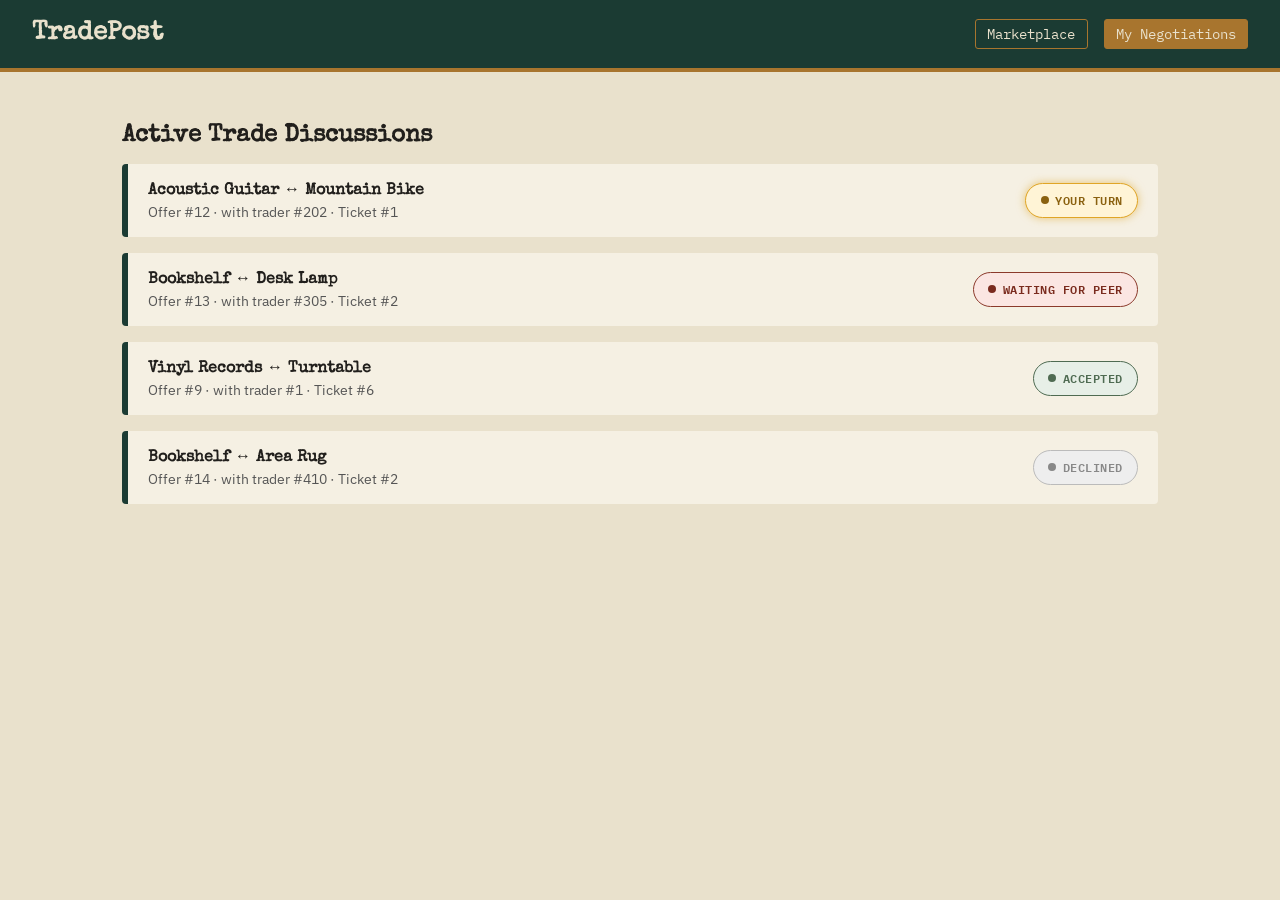
<file: Phase-4/templates/dashboard.html>
<!DOCTYPE html>
<html>
<head>
<title>TradePost — My Negotiations</title>
<link rel="stylesheet" href="../static/css/marketplace.css">
</head>
<body>

<header class="topbar">
  <h1>TradePost</h1>
  <nav class="tabs">
    <a href="marketplace.html">Marketplace</a>
    <a href="dashboard.html" class="active">My Negotiations</a>
  </nav>
</header>

<main>
  <h2 class="section-title">Active Trade Discussions</h2>

  <div class="negotiation-list">

    <div class="negotiation-row">
      <div class="info">
        <h4>Acoustic Guitar &harr; Mountain Bike</h4>
        <p>Offer #12 &middot; with trader #202 &middot; Ticket #1</p>
      </div>
      <span class="badge your-turn"><span class="dot"></span>Your Turn</span>
    </div>

    <div class="negotiation-row">
      <div class="info">
        <h4>Bookshelf &harr; Desk Lamp</h4>
        <p>Offer #13 &middot; with trader #305 &middot; Ticket #2</p>
      </div>
      <span class="badge waiting"><span class="dot"></span>Waiting for Peer</span>
    </div>

    <div class="negotiation-row">
      <div class="info">
        <h4>Vinyl Records &harr; Turntable</h4>
        <p>Offer #9 &middot; with trader #1 &middot; Ticket #6</p>
      </div>
      <span class="badge accepted"><span class="dot"></span>Accepted</span>
    </div>

    <div class="negotiation-row">
      <div class="info">
        <h4>Bookshelf &harr; Area Rug</h4>
        <p>Offer #14 &middot; with trader #410 &middot; Ticket #2</p>
      </div>
      <span class="badge declined"><span class="dot"></span>Declined</span>
    </div>

  </div>
</main>

</body>
</html>
</file>
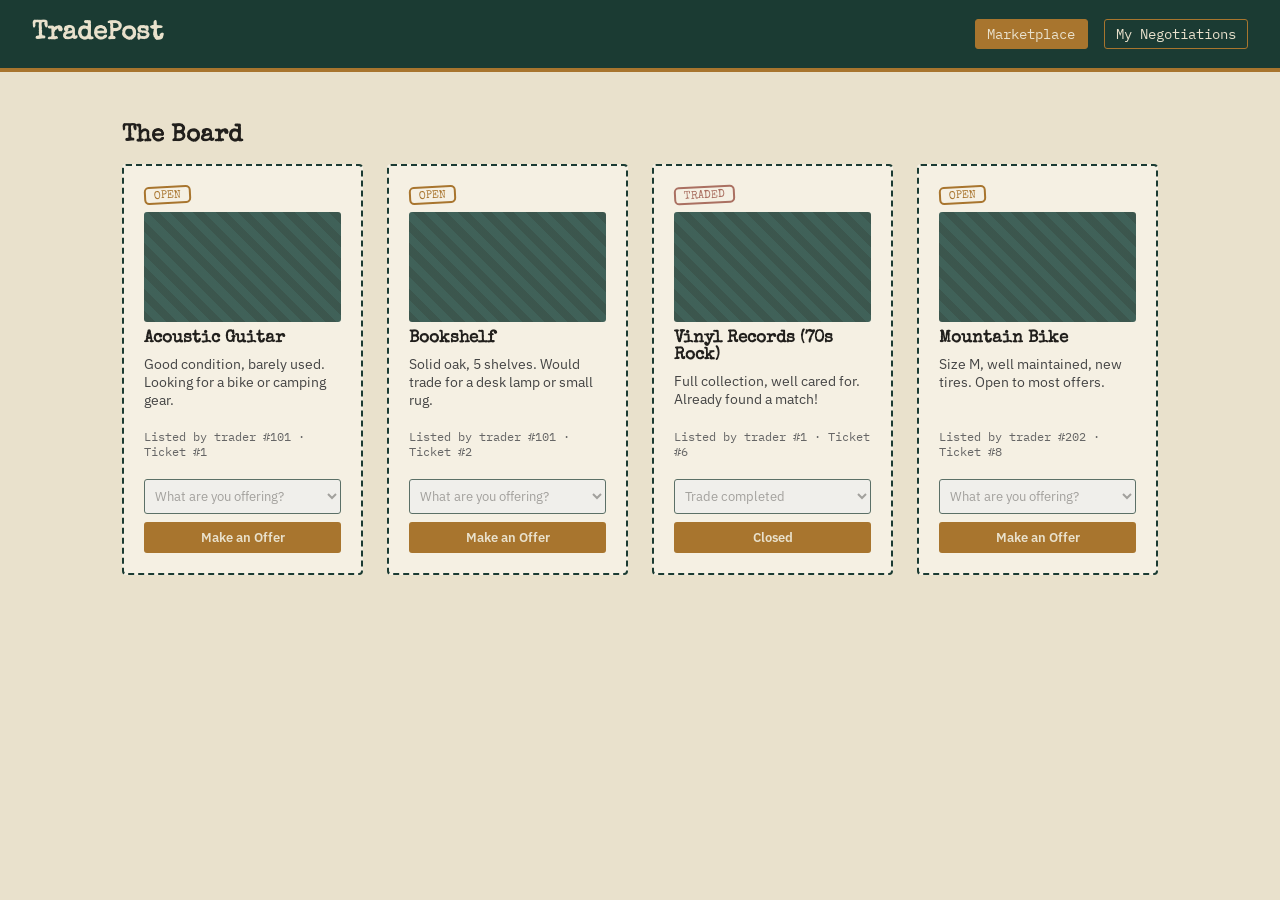
<file: Phase-4/templates/marketplace.html>
<!DOCTYPE html>
<html>
<head>
<title>TradePost — Marketplace</title>
<link rel="stylesheet" href="../static/css/marketplace.css">
</head>
<body>

<header class="topbar">
  <h1>TradePost</h1>
  <nav class="tabs">
    <a href="marketplace.html" class="active">Marketplace</a>
    <a href="dashboard.html">My Negotiations</a>
  </nav>
</header>

<main>
  <h2 class="section-title">The Board</h2>

  <div class="marketplace-grid">

    <div class="item-card">
      <span class="stamp open">Open</span>
      <div class="thumb"></div>
      <h3>Acoustic Guitar</h3>
      <p class="desc">Good condition, barely used. Looking for a bike or camping gear.</p>
      <p class="meta">Listed by trader #101 &middot; Ticket #1</p>
      <select disabled>
        <option>What are you offering?</option>
        <option>Mountain bike</option>
        <option>Camping tent</option>
      </select>
      <button disabled>Make an Offer</button>
    </div>

    <div class="item-card">
      <span class="stamp open">Open</span>
      <div class="thumb"></div>
      <h3>Bookshelf</h3>
      <p class="desc">Solid oak, 5 shelves. Would trade for a desk lamp or small rug.</p>
      <p class="meta">Listed by trader #101 &middot; Ticket #2</p>
      <select disabled>
        <option>What are you offering?</option>
        <option>Desk lamp</option>
        <option>Area rug</option>
      </select>
      <button disabled>Make an Offer</button>
    </div>

    <div class="item-card">
      <span class="stamp traded">Traded</span>
      <div class="thumb"></div>
      <h3>Vinyl Records (70s Rock)</h3>
      <p class="desc">Full collection, well cared for. Already found a match!</p>
      <p class="meta">Listed by trader #1 &middot; Ticket #6</p>
      <select disabled>
        <option>Trade completed</option>
      </select>
      <button disabled>Closed</button>
    </div>

    <div class="item-card">
      <span class="stamp open">Open</span>
      <div class="thumb"></div>
      <h3>Mountain Bike</h3>
      <p class="desc">Size M, well maintained, new tires. Open to most offers.</p>
      <p class="meta">Listed by trader #202 &middot; Ticket #8</p>
      <select disabled>
        <option>What are you offering?</option>
        <option>Guitar</option>
        <option>Camera</option>
      </select>
      <button disabled>Make an Offer</button>
    </div>

  </div>
</main>

</body>
</html>
</file>
<file: Phase-4/static/css/marketplace.css>
@import url('https://fonts.googleapis.com/css2?family=Special+Elite&family=IBM+Plex+Sans:wght@400;600&family=IBM+Plex+Mono:wght@400;600&display=swap');

:root {
  --paper: #E9E1CC;
  --ink: #211F1C;
  --ledger: #1B3B33;
  --brass: #A8752E;
  --rust: #8B3A2B;
  --moss: #4F6B52;
  --gold: #E0A526;
}

* { box-sizing: border-box; }

body {
  background: var(--paper);
  color: var(--ink);
  font-family: 'IBM Plex Sans', sans-serif;
  margin: 0;
}

header.topbar {
  background: var(--ledger);
  color: var(--paper);
  padding: 1.2rem 2rem;
  display: flex;
  justify-content: space-between;
  align-items: center;
  border-bottom: 4px solid var(--brass);
}

header.topbar h1 {
  font-family: 'Special Elite', cursive;
  font-size: 1.6rem;
  margin: 0;
}

nav.tabs {
  display: flex;
  gap: 1rem;
  font-family: 'IBM Plex Mono', monospace;
  font-size: 0.85rem;
}

nav.tabs a {
  color: var(--paper);
  text-decoration: none;
  padding: 0.3rem 0.7rem;
  border: 1px solid var(--brass);
  border-radius: 3px;
}

nav.tabs a.active {
  background: var(--brass);
}

main {
  max-width: 1100px;
  margin: 0 auto;
  padding: 2rem;
}

h2.section-title {
  font-family: 'Special Elite', cursive;
  margin-bottom: 1rem;
}

/* ---------- Marketplace grid ---------- */

.marketplace-grid {
  display: grid;
  grid-template-columns: repeat(auto-fill, minmax(240px, 1fr));
  gap: 1.5rem;
}

.item-card {
  background: #F5F0E3;
  border: 2px dashed var(--ledger);
  border-radius: 4px;
  padding: 1.25rem;
  display: flex;
  flex-direction: column;
  gap: 0.5rem;
  transition: transform 0.15s ease;
}

.item-card:hover {
  transform: translateY(-3px);
}

.item-card .thumb {
  height: 110px;
  border-radius: 3px;
  background: repeating-linear-gradient(45deg, var(--ledger), var(--ledger) 8px, #204840 8px, #204840 16px);
  opacity: 0.85;
}

.item-card h3 {
  font-family: 'Special Elite', cursive;
  margin: 0;
  font-size: 1.05rem;
}

.item-card p.desc {
  font-size: 0.85rem;
  color: #444;
  margin: 0;
  flex-grow: 1;
}

.item-card .meta {
  font-family: 'IBM Plex Mono', monospace;
  font-size: 0.75rem;
  color: #666;
}

.item-card select, .item-card button {
  font-family: 'IBM Plex Sans', sans-serif;
  padding: 0.4rem;
  border-radius: 3px;
  border: 1px solid var(--ledger);
}

.item-card button {
  background: var(--brass);
  color: var(--paper);
  border: none;
  font-weight: 600;
  cursor: pointer;
}

.stamp {
  align-self: flex-start;
  font-family: 'Special Elite', cursive;
  font-size: 0.7rem;
  text-transform: uppercase;
  border: 2px solid;
  border-radius: 5px;
  padding: 0.1rem 0.5rem;
  transform: rotate(-3deg);
}

.stamp.open { color: var(--brass); border-color: var(--brass); }
.stamp.traded { color: var(--rust); border-color: var(--rust); opacity: 0.7; }

/* ---------- Negotiation dashboard ---------- */

.negotiation-list {
  display: grid;
  gap: 1rem;
}

.negotiation-row {
  background: #F5F0E3;
  border-left: 6px solid var(--ledger);
  border-radius: 4px;
  padding: 1rem 1.25rem;
  display: flex;
  justify-content: space-between;
  align-items: center;
  flex-wrap: wrap;
  gap: 0.75rem;
}

.negotiation-row .info h4 {
  margin: 0 0 0.25rem 0;
  font-family: 'Special Elite', cursive;
}

.negotiation-row .info p {
  margin: 0;
  font-size: 0.85rem;
  color: #555;
}

.badge {
  font-family: 'IBM Plex Mono', monospace;
  font-weight: 600;
  font-size: 0.75rem;
  text-transform: uppercase;
  letter-spacing: 0.5px;
  padding: 0.4rem 0.9rem;
  border-radius: 20px;
  display: inline-flex;
  align-items: center;
  gap: 0.4rem;
}

.badge.your-turn {
  background: #FFF4D6;
  color: #8A6110;
  border: 1px solid var(--gold);
  box-shadow: 0 0 8px rgba(224, 165, 38, 0.6);
}

.badge.waiting {
  background: #FBE6E2;
  color: #7A2B1E;
  border: 1px solid var(--rust);
}

.badge.accepted {
  background: #E7EFE7;
  color: var(--moss);
  border: 1px solid var(--moss);
}

.badge.declined {
  background: #eee;
  color: #888;
  border: 1px solid #bbb;
}

.badge .dot {
  width: 8px;
  height: 8px;
  border-radius: 50%;
  background: currentColor;
}
</file>
